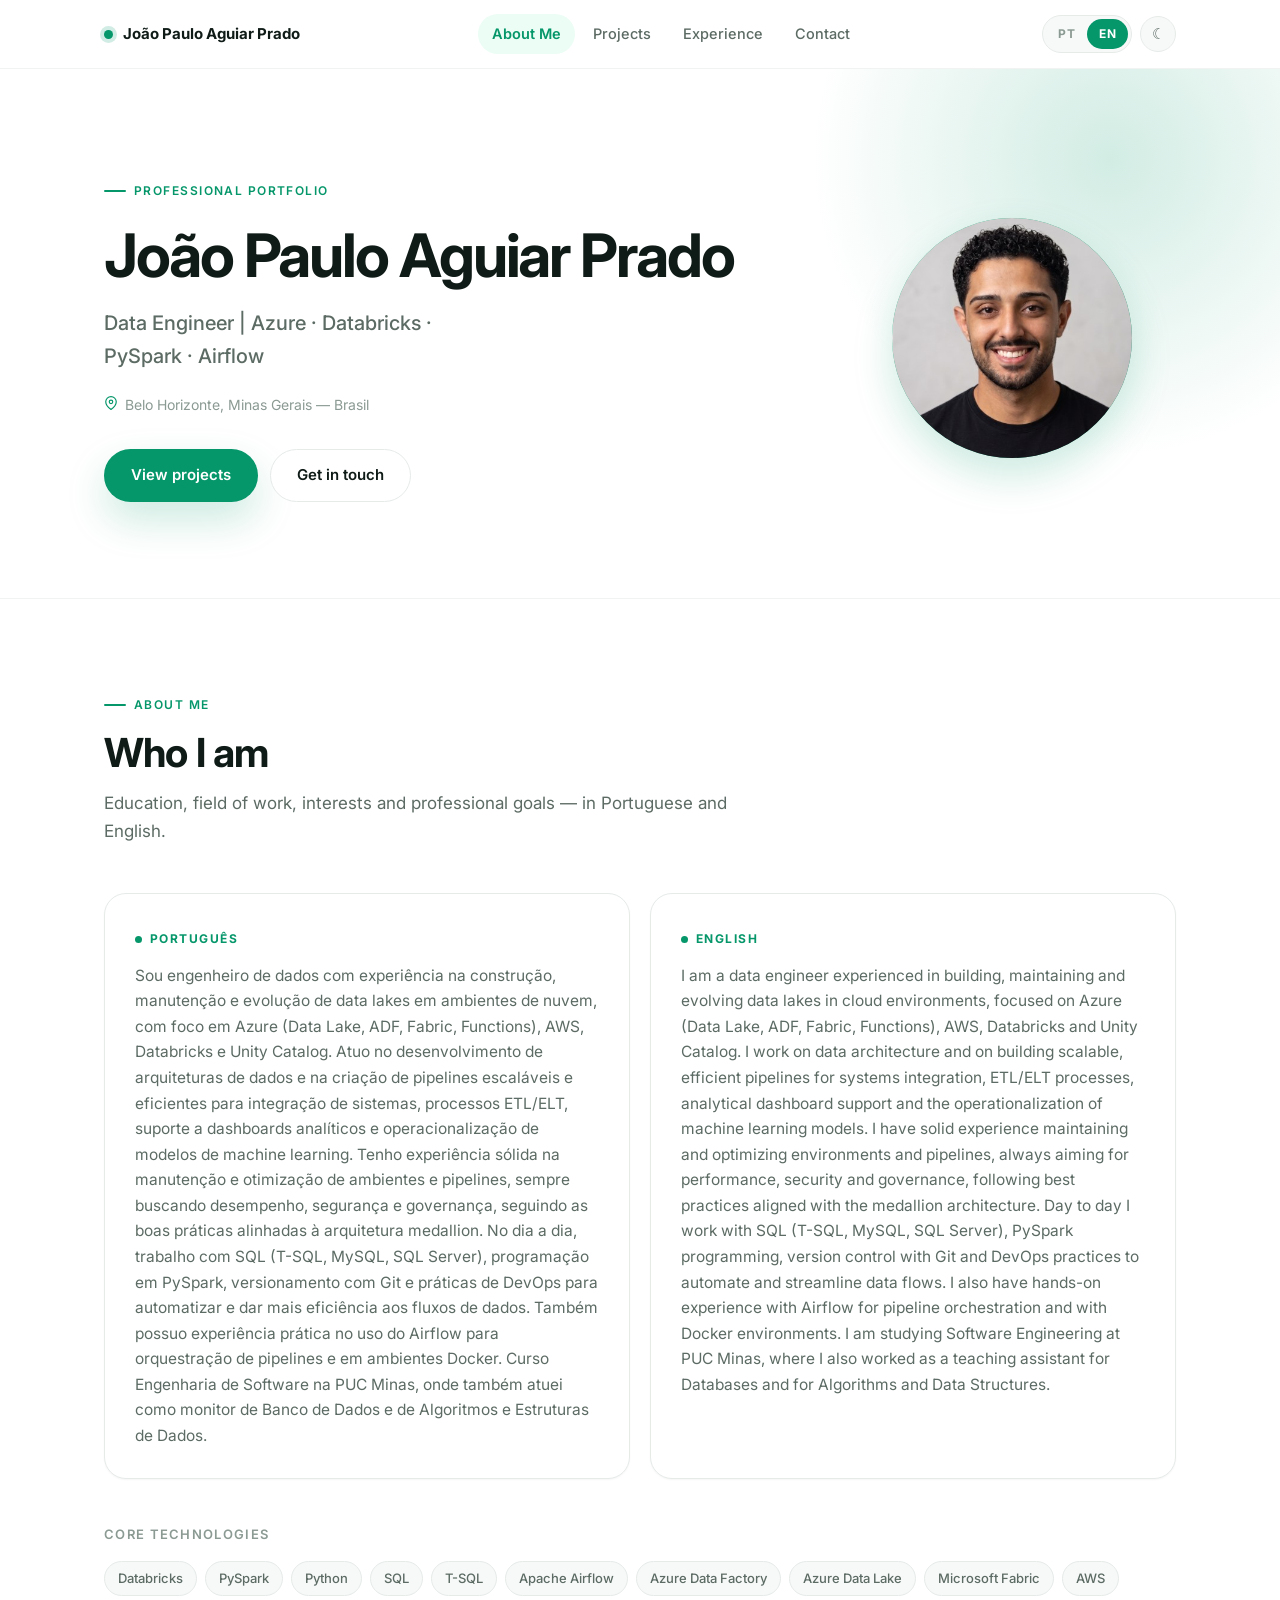
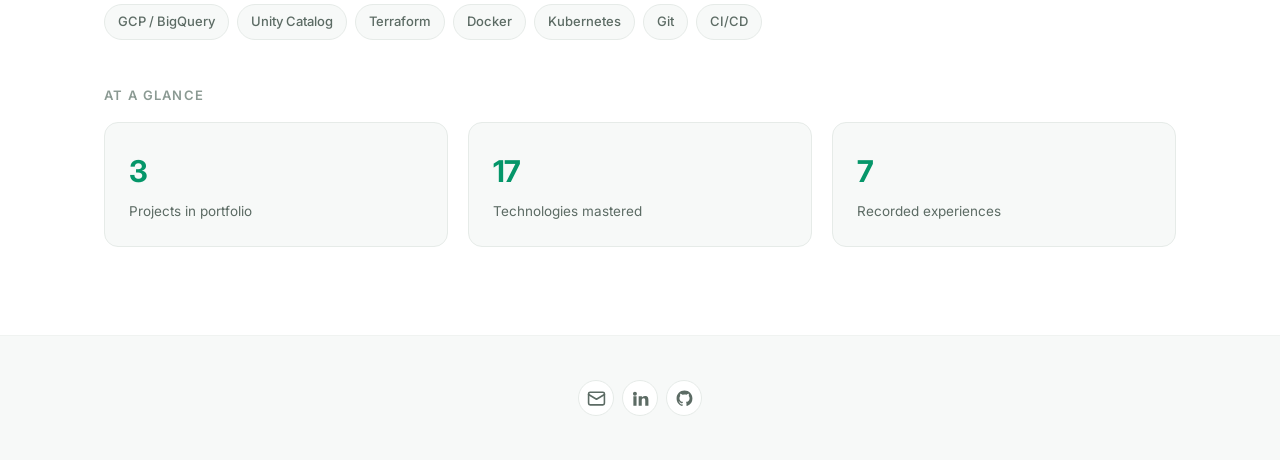
<file: index.html>
<!DOCTYPE html>
<html lang="pt-BR">
<head>
<meta charset="UTF-8">
<meta name="viewport" content="width=device-width, initial-scale=1.0">
<title>{{name}} — Portfólio</title>
<meta name="description" content="Portfólio profissional: formação, projetos, experiências e contato.">
<meta name="theme-color" content="#059669">
<link rel="icon" href="data:image/svg+xml,%3Csvg xmlns='http://www.w3.org/2000/svg' viewBox='0 0 100 100'%3E%3Ccircle cx='50' cy='50' r='44' fill='%23059669'/%3E%3C/svg%3E">
<link rel="preconnect" href="https://fonts.googleapis.com">
<link rel="preconnect" href="https://fonts.gstatic.com" crossorigin>
<link rel="stylesheet" href="https://fonts.googleapis.com/css2?family=Inter:wght@400;500;600;700&display=swap">
<link rel="stylesheet" href="css/style.css">
</head>
<body data-page="about">

<div id="site-header"></div>

<main>
  <!-- ================= Hero ================= -->
  <section class="hero">
    <div class="container hero-grid">
      <div>
        <span class="eyebrow" data-i18n="heroEyebrow"></span>
        <h1 data-profile="name"></h1>
        <p class="role" data-profile="role"></p>
        <p class="location">
          <span data-icon="pin" aria-hidden="true"></span>
          <span data-profile="location"></span>
        </p>
        <div class="btn-row">
          <a href="projetos.html" class="btn btn-primary" data-i18n="heroCta"></a>
          <a href="contato.html" class="btn btn-outline" data-i18n="heroCtaSecondary"></a>
        </div>
      </div>
      <div class="hero-photo-wrap">
        <div class="hero-photo" data-profile="photo"></div>
      </div>
    </div>
  </section>

  <!-- ================= Sobre Mim ================= -->
  <section class="section">
    <div class="container">
      <div class="section-head">
        <span class="eyebrow" data-i18n="aboutEyebrow"></span>
        <h2 data-i18n="aboutTitle"></h2>
        <p data-i18n="aboutSubtitle"></p>
      </div>

      <div class="about-langs">
        <article class="about-card reveal">
          <h3 data-i18n="aboutTitlePt"></h3>
          <p data-about="pt"></p>
        </article>
        <article class="about-card reveal">
          <h3 data-i18n="aboutTitleEn"></h3>
          <p data-about="en"></p>
        </article>
      </div>

      <h3 class="subhead" data-i18n="skillsTitle"></h3>
      <div class="chip-row" data-skills></div>

      <h3 class="subhead" data-i18n="statsTitle"></h3>
      <div class="stat-row" data-stats></div>
    </div>
  </section>
</main>

<div id="site-footer"></div>

<script src="js/data.js"></script>
<script src="js/i18n.js"></script>
<script src="js/components.js"></script>
<script src="js/main.js"></script>
</body>
</html>
</file>
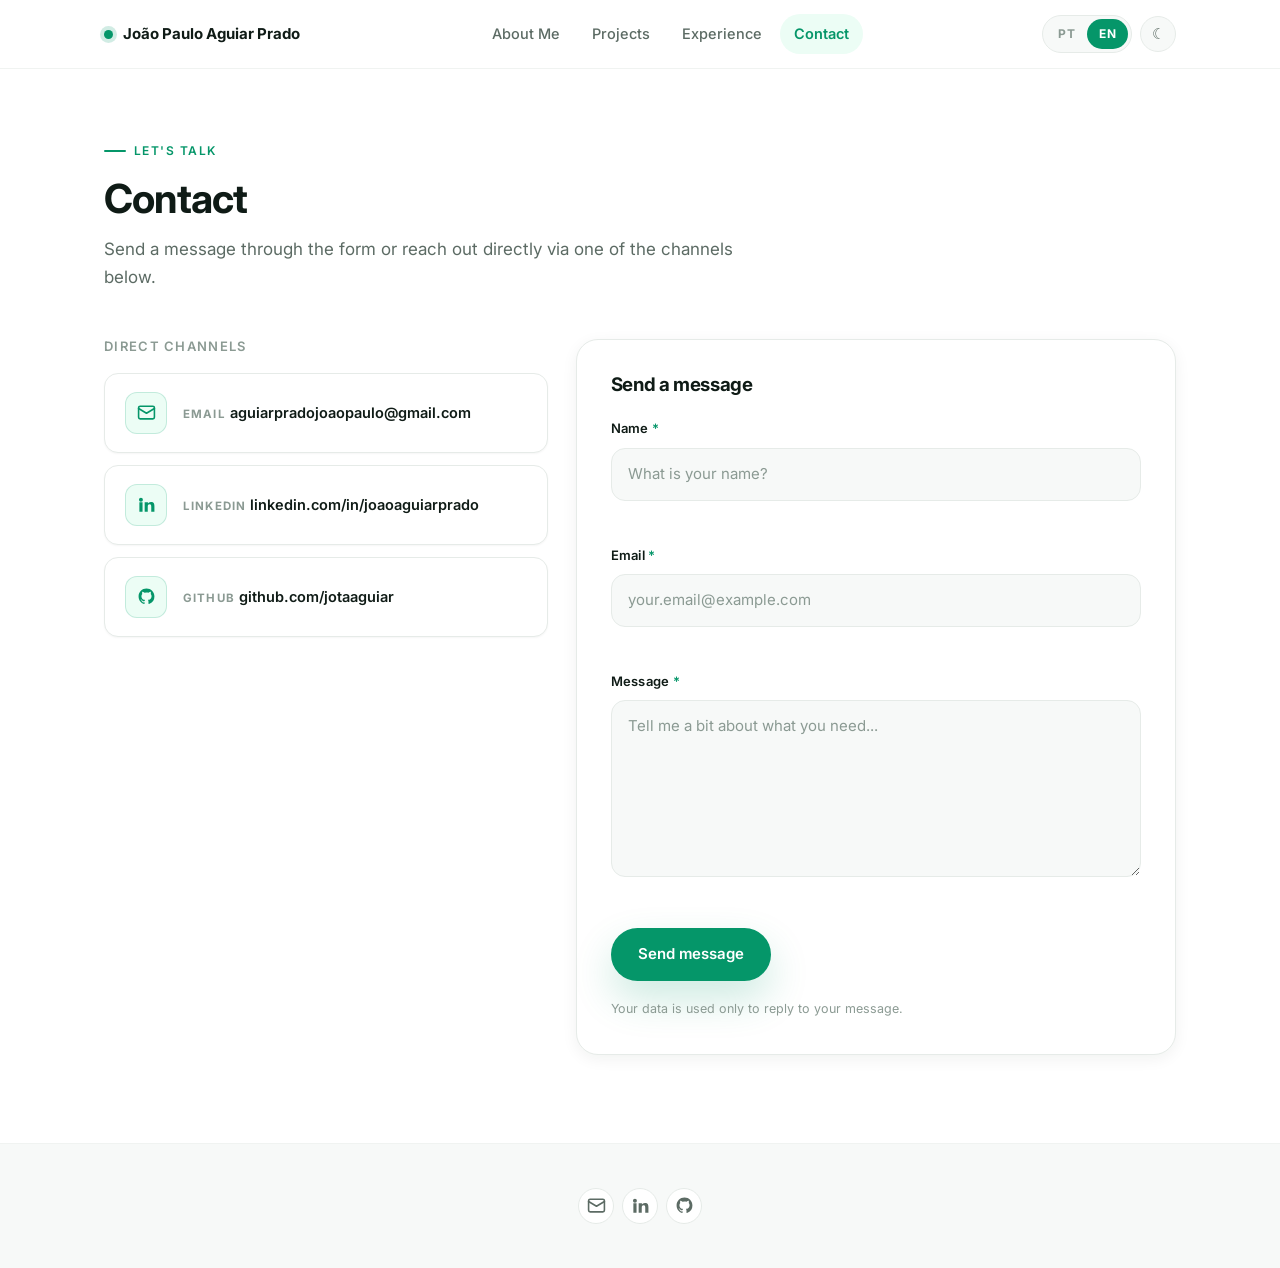
<file: contato.html>
<!DOCTYPE html>
<html lang="pt-BR">
<head>
<meta charset="UTF-8">
<meta name="viewport" content="width=device-width, initial-scale=1.0">
<title>Contato — {{name}}</title>
<meta name="description" content="Formulário de contato e canais diretos: e-mail, WhatsApp, LinkedIn e GitHub.">
<meta name="theme-color" content="#059669">
<link rel="icon" href="data:image/svg+xml,%3Csvg xmlns='http://www.w3.org/2000/svg' viewBox='0 0 100 100'%3E%3Ccircle cx='50' cy='50' r='44' fill='%23059669'/%3E%3C/svg%3E">
<link rel="preconnect" href="https://fonts.googleapis.com">
<link rel="preconnect" href="https://fonts.gstatic.com" crossorigin>
<link rel="stylesheet" href="https://fonts.googleapis.com/css2?family=Inter:wght@400;500;600;700&display=swap">
<link rel="stylesheet" href="css/style.css">
</head>
<body data-page="contact">

<div id="site-header"></div>

<main>
  <section class="section first">
    <div class="container">
      <div class="section-head">
        <span class="eyebrow" data-i18n="contactEyebrow"></span>
        <h2 data-i18n="contactTitle"></h2>
        <p data-i18n="contactSubtitle"></p>
      </div>

      <div class="contact-grid">
        <!-- Canais diretos (icones clicaveis) -->
        <div>
          <h3 class="subhead" style="margin-top:0" data-i18n="contactChannels"></h3>
          <div class="contact-channels" data-contact-channels></div>
        </div>

        <!-- Formulario com envio por e-mail -->
        <div class="contact-form-card reveal">
          <h3 data-i18n="contactFormTitle"></h3>

          <form id="contact-form" novalidate style="margin-top:22px">
            <div class="field">
              <label for="field-name">
                <span data-i18n="formName"></span> <span class="required">*</span>
              </label>
              <input type="text" id="field-name" name="name" autocomplete="name"
                     data-i18n-placeholder="formNamePlaceholder" required>
              <span class="field-error" id="error-name" role="alert"></span>
            </div>

            <div class="field">
              <label for="field-email">
                <span data-i18n="formEmail"></span> <span class="required">*</span>
              </label>
              <input type="email" id="field-email" name="email" autocomplete="email"
                     data-i18n-placeholder="formEmailPlaceholder" required>
              <span class="field-error" id="error-email" role="alert"></span>
            </div>

            <div class="field">
              <label for="field-message">
                <span data-i18n="formMessage"></span> <span class="required">*</span>
              </label>
              <textarea id="field-message" name="message" rows="6"
                        data-i18n-placeholder="formMessagePlaceholder" required></textarea>
              <span class="field-error" id="error-message" role="alert"></span>
            </div>

            <button type="submit" class="btn btn-primary" data-i18n="formSubmit"></button>
            <p class="form-status" id="form-status" role="status" aria-live="polite"></p>
            <p class="form-note" data-i18n="formNote"></p>
          </form>
        </div>
      </div>
    </div>
  </section>
</main>

<div id="site-footer"></div>

<script src="js/data.js"></script>
<script src="js/i18n.js"></script>
<script src="js/components.js"></script>
<script src="js/main.js"></script>
</body>
</html>
</file>
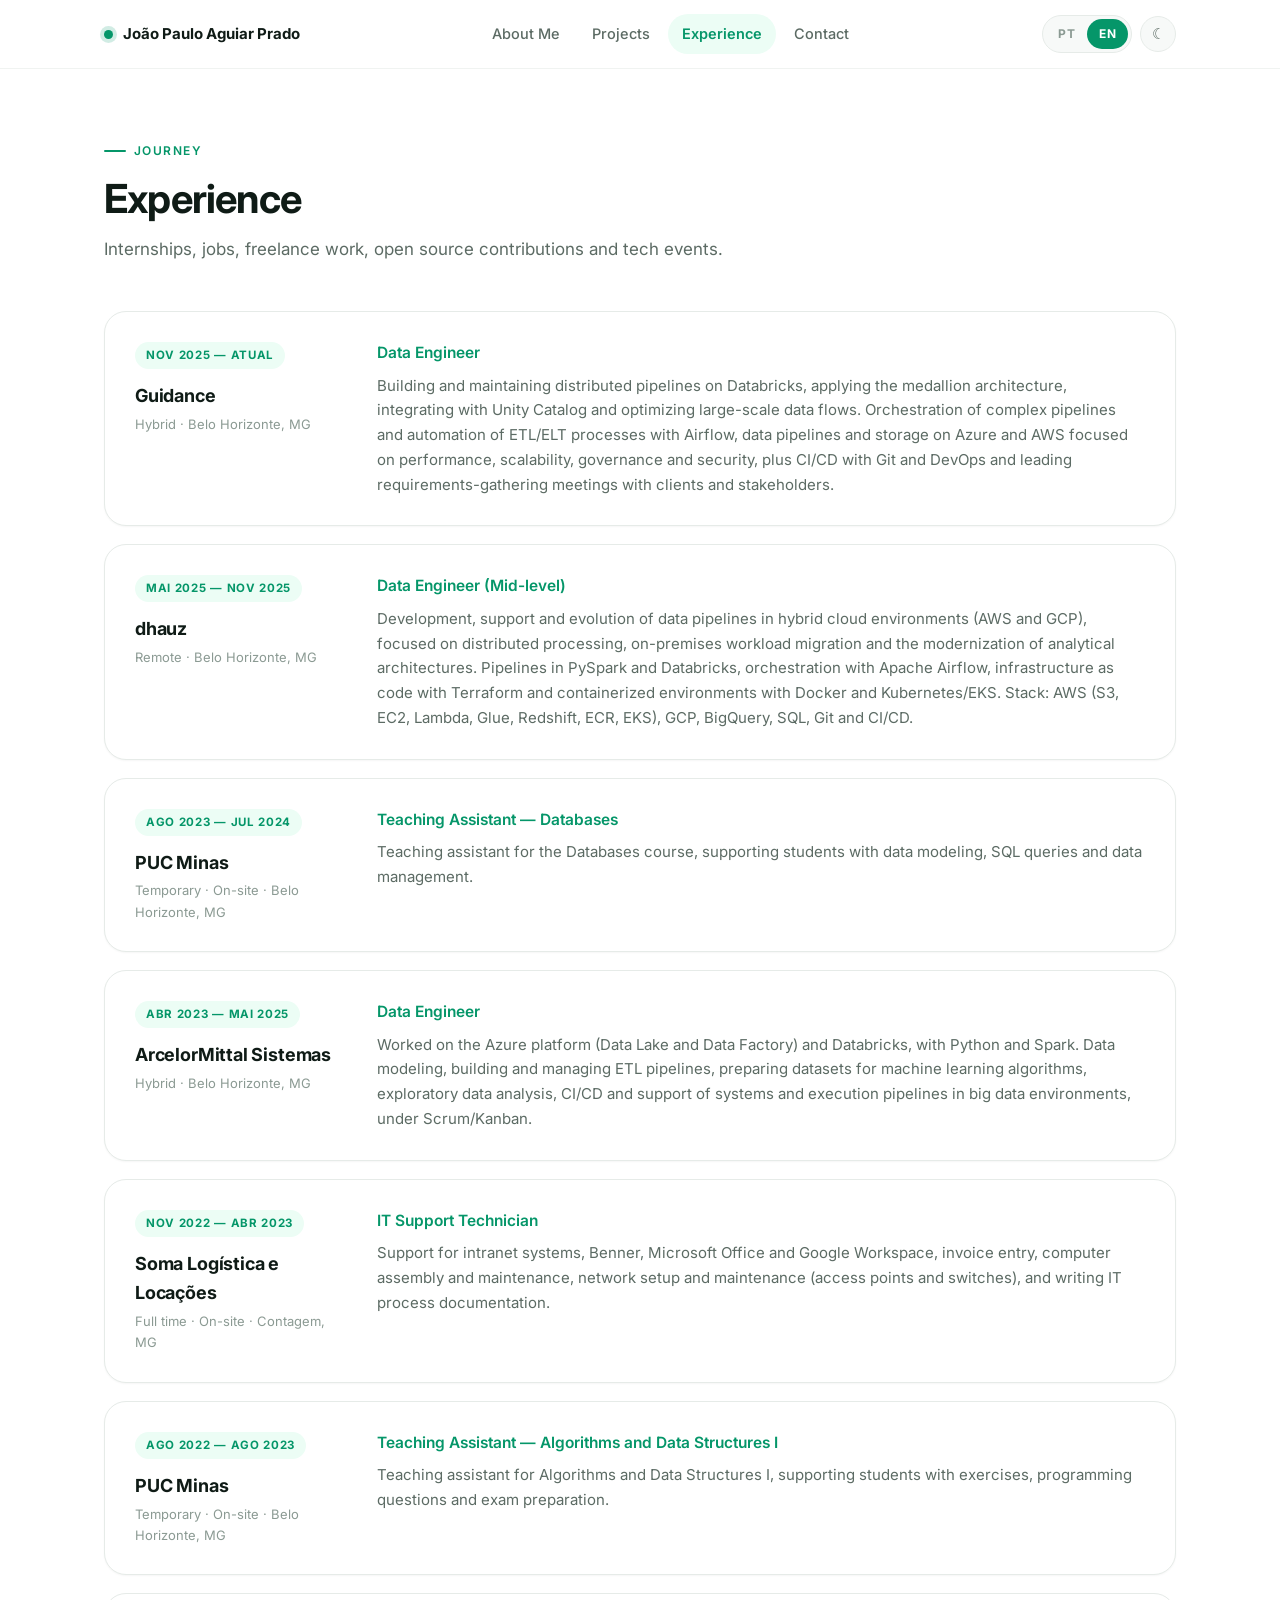
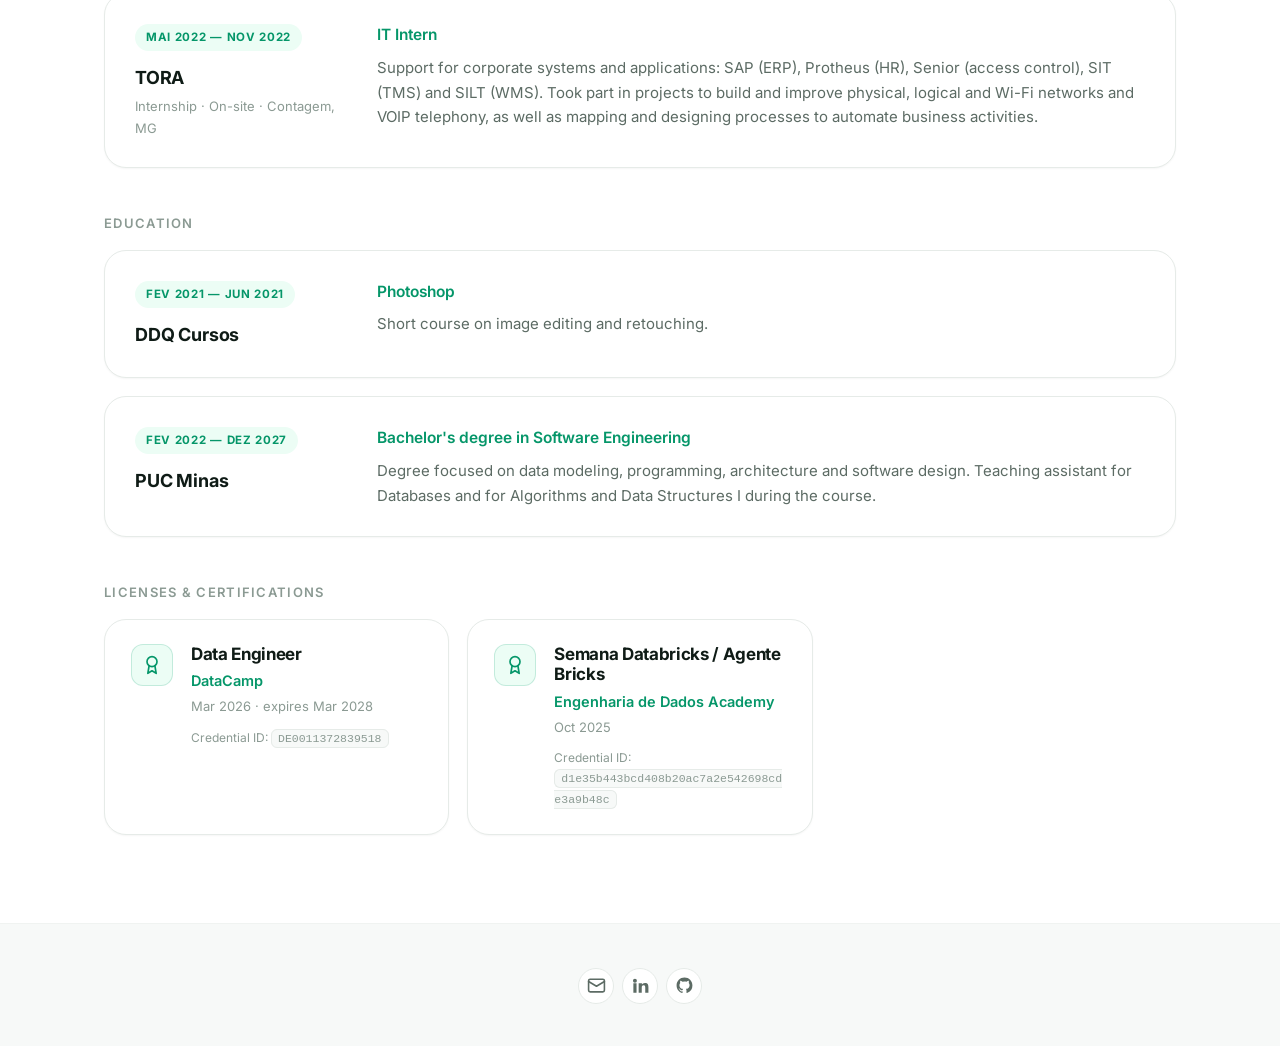
<file: experiencias.html>
<!DOCTYPE html>
<html lang="pt-BR">
<head>
<meta charset="UTF-8">
<meta name="viewport" content="width=device-width, initial-scale=1.0">
<title>Experiências — {{name}}</title>
<meta name="description" content="Experiências profissionais, estágios, freelas, projetos open source e eventos técnicos.">
<meta name="theme-color" content="#059669">
<link rel="icon" href="data:image/svg+xml,%3Csvg xmlns='http://www.w3.org/2000/svg' viewBox='0 0 100 100'%3E%3Ccircle cx='50' cy='50' r='44' fill='%23059669'/%3E%3C/svg%3E">
<link rel="preconnect" href="https://fonts.googleapis.com">
<link rel="preconnect" href="https://fonts.gstatic.com" crossorigin>
<link rel="stylesheet" href="https://fonts.googleapis.com/css2?family=Inter:wght@400;500;600;700&display=swap">
<link rel="stylesheet" href="css/style.css">
</head>
<body data-page="experience">

<div id="site-header"></div>

<main>
  <section class="section first">
    <div class="container">
      <div class="section-head">
        <span class="eyebrow" data-i18n="experienceEyebrow"></span>
        <h2 data-i18n="experienceTitle"></h2>
        <p data-i18n="experienceSubtitle"></p>
      </div>

      <div class="exp-list" data-experiences-list></div>

      <h3 class="subhead" data-i18n="educationTitle"></h3>
      <div class="exp-list" data-education-list></div>

      <h3 class="subhead" data-i18n="certificationsTitle"></h3>
      <div class="cert-grid" data-certifications-list></div>
    </div>
  </section>
</main>

<div id="site-footer"></div>

<script src="js/data.js"></script>
<script src="js/i18n.js"></script>
<script src="js/components.js"></script>
<script src="js/main.js"></script>
</body>
</html>
</file>
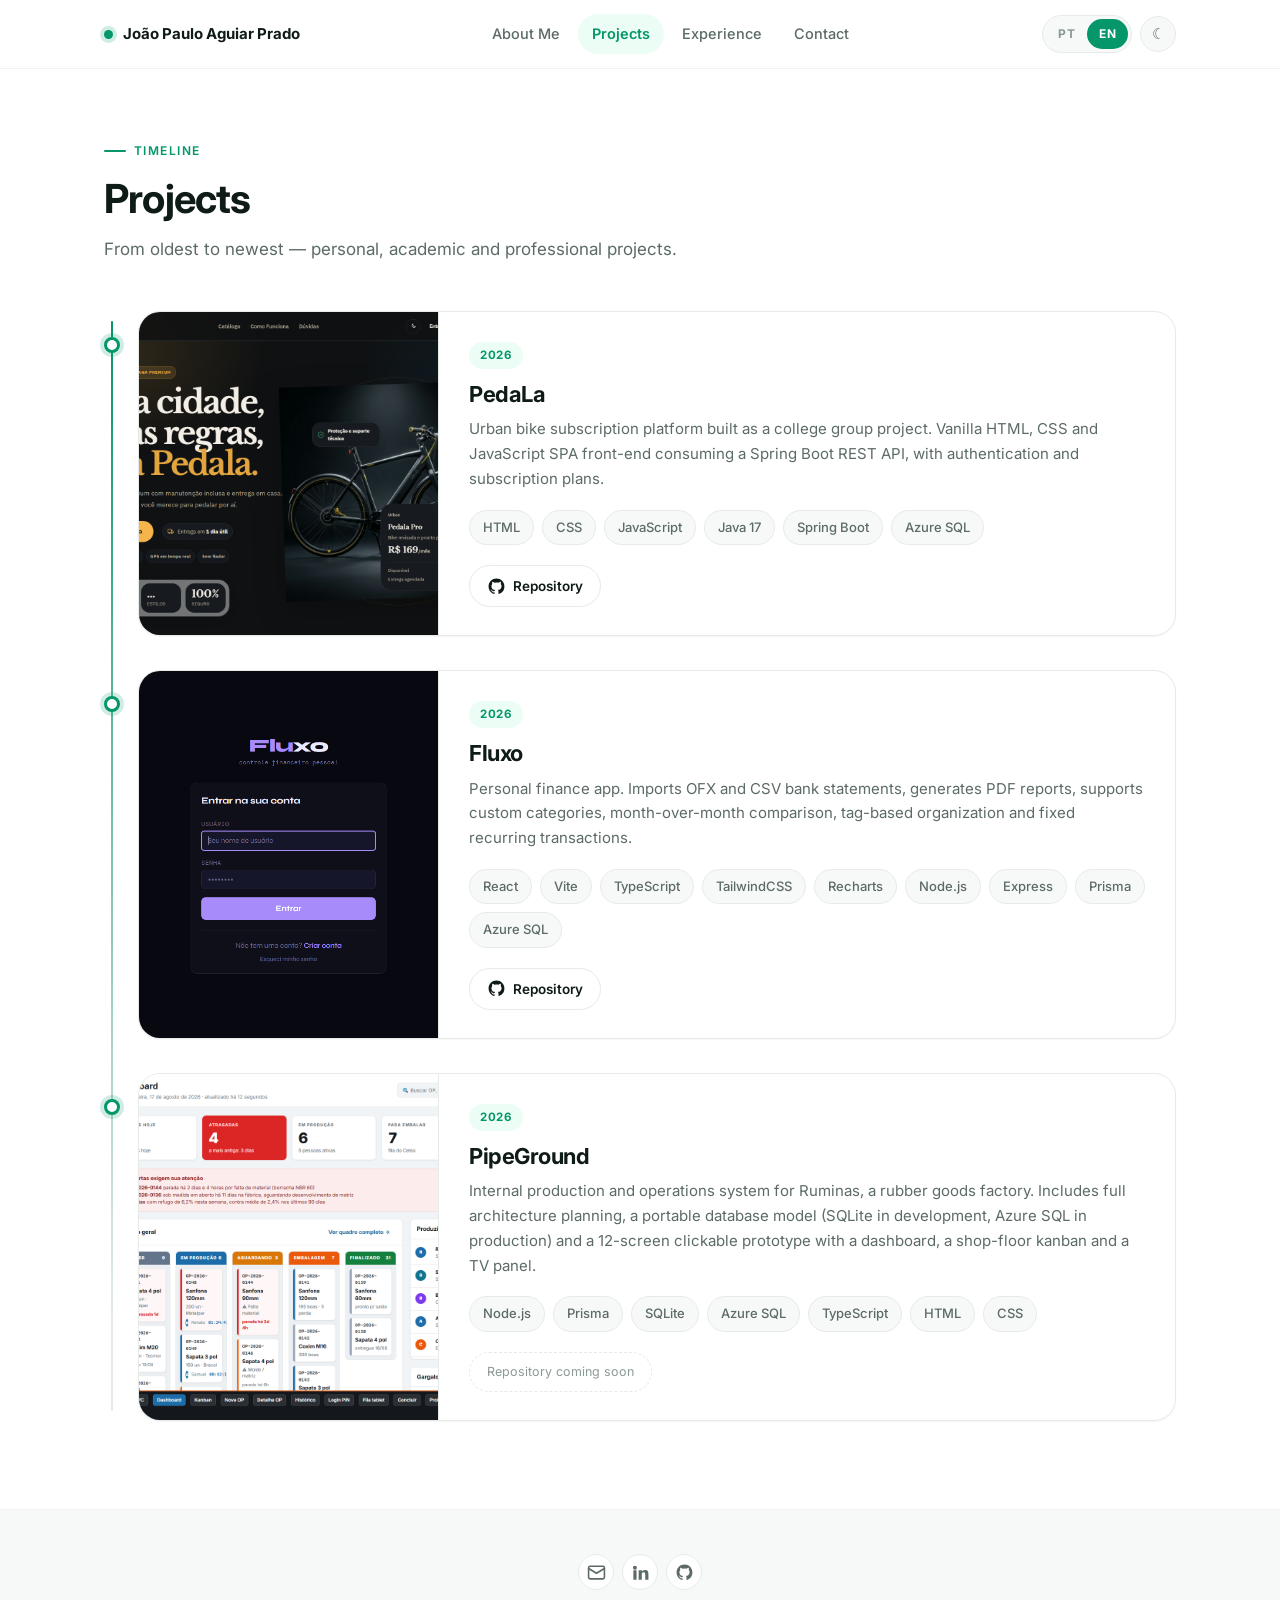
<file: projetos.html>
<!DOCTYPE html>
<html lang="pt-BR">
<head>
<meta charset="UTF-8">
<meta name="viewport" content="width=device-width, initial-scale=1.0">
<title>Projetos — {{name}}</title>
<meta name="description" content="Linha do tempo de projetos: nome, descrição, tecnologias, repositório e demonstração.">
<meta name="theme-color" content="#059669">
<link rel="icon" href="data:image/svg+xml,%3Csvg xmlns='http://www.w3.org/2000/svg' viewBox='0 0 100 100'%3E%3Ccircle cx='50' cy='50' r='44' fill='%23059669'/%3E%3C/svg%3E">
<link rel="preconnect" href="https://fonts.googleapis.com">
<link rel="preconnect" href="https://fonts.gstatic.com" crossorigin>
<link rel="stylesheet" href="https://fonts.googleapis.com/css2?family=Inter:wght@400;500;600;700&display=swap">
<link rel="stylesheet" href="css/style.css">
</head>
<body data-page="projects">

<div id="site-header"></div>

<main>
  <section class="section first">
    <div class="container">
      <div class="section-head">
        <span class="eyebrow" data-i18n="projectsEyebrow"></span>
        <h2 data-i18n="projectsTitle"></h2>
        <p data-i18n="projectsSubtitle"></p>
      </div>

      <div class="timeline" data-projects-list></div>
    </div>
  </section>
</main>

<div id="site-footer"></div>

<script src="js/data.js"></script>
<script src="js/i18n.js"></script>
<script src="js/components.js"></script>
<script src="js/main.js"></script>
</body>
</html>
</file>
<file: css/style.css>
/* =========================================================
   style.css — Design System do Portfolio
   Paleta principal: verde. Visual clean, minimalista e responsivo.
   Arquivo COMPARTILHADO entre os portfolios do grupo.
   ========================================================= */

/* ---------- 1. Tokens ---------- */
:root {
  /* Escala de verde (cor principal) */
  --green-50:  #ecfdf5;
  --green-100: #d1fae5;
  --green-200: #a7f3d0;
  --green-300: #6ee7b7;
  --green-400: #34d399;
  --green-500: #10b981;
  --green-600: #059669;
  --green-700: #047857;
  --green-800: #065f46;
  --green-900: #064e3b;

  /* Neutros */
  --bg:          #ffffff;
  --bg-soft:     #f7f9f8;
  --bg-elevated: #ffffff;
  --border:      #e6ebe8;
  --border-soft: #f0f3f1;
  --text:        #0f1b16;
  --text-muted:  #5c6b64;
  --text-faint:  #8b9a93;

  /* Semanticos */
  --accent:        var(--green-600);
  --accent-hover:  var(--green-700);
  --accent-soft:   var(--green-50);
  --accent-ring:   rgba(5, 150, 105, 0.18);
  --on-accent:     #ffffff;

  --danger:  #dc2626;
  --success: var(--green-600);

  /* Forma e profundidade */
  --radius-sm: 8px;
  --radius:    14px;
  --radius-lg: 22px;
  --radius-pill: 999px;

  --shadow-sm: 0 1px 2px rgba(15, 27, 22, 0.04);
  --shadow:    0 4px 16px rgba(15, 27, 22, 0.06);
  --shadow-lg: 0 18px 44px rgba(15, 27, 22, 0.10);
  --shadow-accent: 0 18px 40px rgba(5, 150, 105, 0.20);

  /* Tipografia */
  --font: 'Inter', -apple-system, BlinkMacSystemFont, 'Segoe UI', Roboto, Helvetica, Arial, sans-serif;
  --font-mono: 'JetBrains Mono', ui-monospace, SFMono-Regular, Menlo, Consolas, monospace;

  /* Layout */
  --container: 1120px;
  --header-h: 68px;
  --transition: 180ms cubic-bezier(0.4, 0, 0.2, 1);
}

[data-theme="dark"] {
  --bg:          #0b1210;
  --bg-soft:     #0f1a16;
  --bg-elevated: #121e19;
  --border:      #1e2f28;
  --border-soft: #172520;
  --text:        #e8f2ed;
  --text-muted:  #9db0a7;
  --text-faint:  #6f857b;

  --accent:       var(--green-400);
  --accent-hover: var(--green-300);
  --accent-soft:  rgba(52, 211, 153, 0.10);
  --accent-ring:  rgba(52, 211, 153, 0.22);
  --on-accent:    #06211a;

  --danger:  #f87171;
  --success: var(--green-400);

  --shadow-sm: 0 1px 2px rgba(0, 0, 0, 0.4);
  --shadow:    0 4px 18px rgba(0, 0, 0, 0.35);
  --shadow-lg: 0 18px 44px rgba(0, 0, 0, 0.45);
  --shadow-accent: 0 18px 40px rgba(52, 211, 153, 0.14);
}

/* ---------- 2. Reset ---------- */
*, *::before, *::after { box-sizing: border-box; }

html { scroll-behavior: smooth; -webkit-text-size-adjust: 100%; }

body {
  margin: 0;
  font-family: var(--font);
  font-size: 16px;
  line-height: 1.65;
  color: var(--text);
  background: var(--bg);
  -webkit-font-smoothing: antialiased;
  text-rendering: optimizeLegibility;
}

img { max-width: 100%; display: block; }
a { color: inherit; text-decoration: none; }
button, input, textarea { font: inherit; color: inherit; }
button { cursor: pointer; background: none; border: none; }
ul { list-style: none; margin: 0; padding: 0; }

h1, h2, h3, h4 {
  margin: 0;
  line-height: 1.2;
  letter-spacing: -0.02em;
  font-weight: 700;
  overflow-wrap: break-word;
}
p { margin: 0; }

:focus-visible {
  outline: 2px solid var(--accent);
  outline-offset: 3px;
  border-radius: 4px;
}

::selection { background: var(--accent); color: var(--on-accent); }

/* Necessario porque .exp-list/.cert-grid definem display explicito,
   que sobrescreveria o atributo [hidden]. */
[hidden] { display: none !important; }

/* ---------- 3. Utilitarios ---------- */
.container {
  width: 100%;
  max-width: var(--container);
  margin: 0 auto;
  padding: 0 24px;
}

.eyebrow {
  display: inline-flex;
  align-items: center;
  gap: 8px;
  font-size: 12px;
  font-weight: 600;
  letter-spacing: 0.12em;
  text-transform: uppercase;
  color: var(--accent);
}
.eyebrow::before {
  content: '';
  width: 22px;
  height: 2px;
  border-radius: 2px;
  background: var(--accent);
}

.section { padding: 88px 0; border-top: 1px solid var(--border-soft); }
.section.alt { background: var(--bg-soft); }
.section.first { border-top: none; padding-top: 64px; }

.section-head { max-width: 660px; margin-bottom: 48px; }
.section-head h2 { font-size: clamp(28px, 4vw, 40px); margin: 14px 0 12px; }
.section-head p { color: var(--text-muted); font-size: 17px; }

.subhead {
  font-size: 13px;
  font-weight: 600;
  letter-spacing: 0.1em;
  text-transform: uppercase;
  color: var(--text-faint);
  margin: 48px 0 18px;
}

/* Chips de tecnologia */
.chip-row { display: flex; flex-wrap: wrap; gap: 8px; }

.chip {
  display: inline-flex;
  align-items: center;
  padding: 6px 13px;
  font-size: 13px;
  font-weight: 500;
  color: var(--text-muted);
  background: var(--bg-soft);
  border: 1px solid var(--border);
  border-radius: var(--radius-pill);
  transition: color var(--transition), border-color var(--transition), background var(--transition);
}
.chip:hover {
  color: var(--accent);
  border-color: var(--accent);
  background: var(--accent-soft);
}

/* Botoes */
.btn {
  display: inline-flex;
  align-items: center;
  justify-content: center;
  gap: 9px;
  padding: 13px 26px;
  font-size: 15px;
  font-weight: 600;
  border-radius: var(--radius-pill);
  border: 1px solid transparent;
  transition: transform var(--transition), background var(--transition),
              border-color var(--transition), color var(--transition), box-shadow var(--transition);
}
.btn:hover { transform: translateY(-2px); }
.btn:active { transform: translateY(0); }

.btn-primary {
  background: var(--accent);
  color: var(--on-accent);
  box-shadow: var(--shadow-accent);
}
.btn-primary:hover { background: var(--accent-hover); }

.btn-outline {
  border-color: var(--border);
  color: var(--text);
  background: var(--bg-elevated);
}
.btn-outline:hover { border-color: var(--accent); color: var(--accent); }

.btn-row { display: flex; flex-wrap: wrap; gap: 12px; margin-top: 32px; }

/* ---------- 4. Cabecalho e navegacao ---------- */
.site-header {
  position: sticky;
  top: 0;
  z-index: 50;
  background: var(--bg);
  border-bottom: 1px solid var(--border-soft);
}

@supports (backdrop-filter: blur(1px)) {
  .site-header {
    background: color-mix(in srgb, var(--bg) 82%, transparent);
    backdrop-filter: saturate(180%) blur(14px);
    -webkit-backdrop-filter: saturate(180%) blur(14px);
  }
}

.nav {
  position: relative;
  max-width: var(--container);
  margin: 0 auto;
  padding: 0 24px;
  height: var(--header-h);
  display: flex;
  align-items: center;
  justify-content: space-between;
  gap: 20px;
}

/* min-width:0 + ellipsis: sem isso um nome longo nao encolhe e
   empurra os controles do cabecalho para fora da tela no mobile. */
.nav-brand {
  display: inline-flex;
  align-items: center;
  gap: 10px;
  min-width: 0;
  font-weight: 700;
  font-size: 15px;
  letter-spacing: -0.01em;
}
.nav-brand span:not(.dot) {
  overflow: hidden;
  white-space: nowrap;
  text-overflow: ellipsis;
}
.nav-brand .dot {
  width: 9px;
  height: 9px;
  border-radius: 50%;
  background: var(--accent);
  box-shadow: 0 0 0 4px var(--accent-ring);
  flex: none;
}

.nav-links { display: flex; align-items: center; gap: 4px; }

.nav-links a {
  position: relative;
  display: block;
  padding: 8px 14px;
  font-size: 14.5px;
  font-weight: 500;
  color: var(--text-muted);
  border-radius: var(--radius-pill);
  transition: color var(--transition), background var(--transition);
}
.nav-links a:hover { color: var(--text); background: var(--bg-soft); }
.nav-links a[aria-current="page"] {
  color: var(--accent);
  background: var(--accent-soft);
  font-weight: 600;
}

.nav-controls { display: flex; align-items: center; gap: 8px; flex: none; }

.lang-switch {
  display: inline-flex;
  padding: 3px;
  background: var(--bg-soft);
  border: 1px solid var(--border);
  border-radius: var(--radius-pill);
}
.lang-btn {
  padding: 5px 12px;
  font-size: 12px;
  font-weight: 700;
  letter-spacing: 0.04em;
  color: var(--text-faint);
  border-radius: var(--radius-pill);
  transition: color var(--transition), background var(--transition);
}
.lang-btn:hover { color: var(--text); }
.lang-btn.active { color: var(--on-accent); background: var(--accent); }

.icon-btn {
  display: inline-flex;
  align-items: center;
  justify-content: center;
  width: 36px;
  height: 36px;
  border: 1px solid var(--border);
  border-radius: 50%;
  background: var(--bg-soft);
  color: var(--text-muted);
  font-size: 15px;
  transition: color var(--transition), border-color var(--transition), background var(--transition);
}
.icon-btn:hover { color: var(--accent); border-color: var(--accent); background: var(--accent-soft); }

.nav-toggle {
  display: none;
  width: 36px;
  height: 36px;
  align-items: center;
  justify-content: center;
  border: 1px solid var(--border);
  border-radius: 50%;
  background: var(--bg-soft);
  color: var(--text);
  font-size: 15px;
}

/* ---------- 5. Hero ---------- */
.hero {
  position: relative;
  padding: 104px 0 96px;
  overflow: hidden;
}
.hero::before {
  content: '';
  position: absolute;
  top: -220px;
  right: -140px;
  width: 620px;
  height: 620px;
  border-radius: 50%;
  background: radial-gradient(circle, var(--accent-ring) 0%, transparent 68%);
  pointer-events: none;
}

.hero-grid {
  position: relative;
  display: grid;
  grid-template-columns: 1.35fr 0.65fr;
  gap: 64px;
  align-items: center;
}

.hero h1 {
  font-size: clamp(38px, 6vw, 60px);
  margin: 18px 0 0;
  letter-spacing: -0.035em;
}

.hero .role {
  margin-top: 16px;
  font-size: clamp(17px, 2.2vw, 20px);
  font-weight: 500;
  color: var(--text-muted);
  max-width: 30ch;
}

.hero .location {
  display: inline-flex;
  align-items: center;
  gap: 7px;
  margin-top: 20px;
  font-size: 14px;
  color: var(--text-faint);
}
.hero .location svg { color: var(--accent); flex: none; }

.hero-photo-wrap { display: flex; justify-content: center; }

.hero-photo {
  position: relative;
  width: 240px;
  height: 240px;
  border-radius: 50%;
  display: grid;
  place-items: center;
  font-size: 68px;
  font-weight: 700;
  letter-spacing: -0.03em;
  color: var(--on-accent);
  background: linear-gradient(140deg, var(--green-400), var(--green-600) 55%, var(--green-700));
  box-shadow: var(--shadow-accent);
  overflow: hidden;
}
.hero-photo img { width: 100%; height: 100%; object-fit: cover; }
.hero-photo::after {
  content: '';
  position: absolute;
  inset: -12px;
  border-radius: 50%;
  border: 1px solid var(--accent-ring);
  pointer-events: none;
}

/* ---------- 6. Sobre Mim ---------- */
.about-langs {
  display: grid;
  grid-template-columns: repeat(2, 1fr);
  gap: 20px;
}

.about-card {
  padding: 30px;
  background: var(--bg-elevated);
  border: 1px solid var(--border);
  border-radius: var(--radius-lg);
  box-shadow: var(--shadow-sm);
  transition: border-color var(--transition), box-shadow var(--transition), transform var(--transition);
}
.about-card:hover {
  border-color: var(--accent);
  box-shadow: var(--shadow);
  transform: translateY(-3px);
}
.about-card h3 {
  display: inline-flex;
  align-items: center;
  gap: 8px;
  font-size: 12px;
  font-weight: 700;
  letter-spacing: 0.12em;
  text-transform: uppercase;
  color: var(--accent);
  margin-bottom: 16px;
}
.about-card h3::before {
  content: '';
  width: 7px;
  height: 7px;
  border-radius: 50%;
  background: var(--accent);
}
.about-card p { color: var(--text-muted); font-size: 15.5px; }

/* Cartoes de destaque */
.stat-row {
  display: grid;
  grid-template-columns: repeat(3, 1fr);
  gap: 20px;
}
.stat {
  padding: 24px;
  background: var(--bg-soft);
  border: 1px solid var(--border);
  border-radius: var(--radius);
}
.stat-value { font-size: 30px; font-weight: 700; color: var(--accent); letter-spacing: -0.03em; }
.stat-label { font-size: 13.5px; color: var(--text-muted); margin-top: 4px; }

/* ---------- 7. Linha do tempo de projetos ---------- */
.timeline { position: relative; padding-left: 34px; }
.timeline::before {
  content: '';
  position: absolute;
  left: 7px;
  top: 10px;
  bottom: 10px;
  width: 2px;
  border-radius: 2px;
  background: linear-gradient(to bottom, var(--accent), var(--border) 92%);
}

.timeline-item { position: relative; margin-bottom: 34px; }
.timeline-item:last-child { margin-bottom: 0; }
.timeline-item::before {
  content: '';
  position: absolute;
  left: -34px;
  top: 26px;
  width: 16px;
  height: 16px;
  border-radius: 50%;
  background: var(--bg);
  border: 3px solid var(--accent);
  box-shadow: 0 0 0 4px var(--accent-ring);
}

.project-card {
  display: grid;
  grid-template-columns: 300px 1fr;
  background: var(--bg-elevated);
  border: 1px solid var(--border);
  border-radius: var(--radius-lg);
  overflow: hidden;
  box-shadow: var(--shadow-sm);
  transition: border-color var(--transition), box-shadow var(--transition), transform var(--transition);
}
.project-card:hover {
  border-color: var(--accent);
  box-shadow: var(--shadow-lg);
  transform: translateY(-3px);
}

.project-media {
  position: relative;
  min-height: 200px;
  display: grid;
  place-items: center;
  padding: 20px;
  text-align: center;
  font-size: 12.5px;
  color: var(--text-faint);
  background:
    linear-gradient(135deg, var(--accent-soft), transparent 70%),
    repeating-linear-gradient(45deg, var(--border-soft) 0 10px, transparent 10px 20px);
  border-right: 1px solid var(--border);
}
.project-media img { width: 100%; height: 100%; object-fit: cover; position: absolute; inset: 0; }

.project-body { padding: 28px 30px; }

.project-period {
  display: inline-flex;
  align-items: center;
  padding: 4px 11px;
  font-size: 11.5px;
  font-weight: 700;
  letter-spacing: 0.06em;
  text-transform: uppercase;
  color: var(--accent);
  background: var(--accent-soft);
  border-radius: var(--radius-pill);
}
.project-body h3 { font-size: 22px; margin: 12px 0 10px; }
.project-body > p { color: var(--text-muted); font-size: 15px; margin-bottom: 18px; }
.project-body .chip-row { margin-bottom: 20px; }

.project-links { display: flex; flex-wrap: wrap; gap: 10px; }
.project-links a {
  display: inline-flex;
  align-items: center;
  gap: 7px;
  padding: 9px 17px;
  font-size: 13.5px;
  font-weight: 600;
  color: var(--text);
  border: 1px solid var(--border);
  border-radius: var(--radius-pill);
  transition: color var(--transition), border-color var(--transition), background var(--transition);
}
.project-links a:hover { color: var(--on-accent); background: var(--accent); border-color: var(--accent); }
.project-links a svg { flex: none; }

.placeholder-note {
  display: inline-flex;
  align-items: center;
  padding: 9px 17px;
  font-size: 12.5px;
  color: var(--text-faint);
  border: 1px dashed var(--border);
  border-radius: var(--radius-pill);
}

/* ---------- 8. Experiencias ---------- */
.exp-list { display: flex; flex-direction: column; gap: 18px; }

.exp-card {
  display: grid;
  grid-template-columns: 210px 1fr;
  gap: 32px;
  padding: 28px 30px;
  background: var(--bg-elevated);
  border: 1px solid var(--border);
  border-radius: var(--radius-lg);
  box-shadow: var(--shadow-sm);
  transition: border-color var(--transition), box-shadow var(--transition), transform var(--transition);
}
.exp-card:hover {
  border-color: var(--accent);
  box-shadow: var(--shadow);
  transform: translateY(-3px);
}

.exp-period {
  display: inline-flex;
  align-items: center;
  padding: 4px 11px;
  font-size: 11.5px;
  font-weight: 700;
  letter-spacing: 0.06em;
  text-transform: uppercase;
  color: var(--accent);
  background: var(--accent-soft);
  border-radius: var(--radius-pill);
}
.exp-org { font-size: 18px; font-weight: 700; margin-top: 12px; letter-spacing: -0.01em; }
.exp-type { font-size: 13px; color: var(--text-faint); margin-top: 3px; }
.exp-role { font-size: 15.5px; font-weight: 600; color: var(--accent); margin-bottom: 8px; }
.exp-card p { color: var(--text-muted); font-size: 15px; }

/* Certificacoes */
.cert-grid {
  display: grid;
  grid-template-columns: repeat(auto-fill, minmax(320px, 1fr));
  gap: 18px;
}

.cert-card {
  display: flex;
  gap: 18px;
  padding: 24px 26px;
  background: var(--bg-elevated);
  border: 1px solid var(--border);
  border-radius: var(--radius-lg);
  box-shadow: var(--shadow-sm);
  transition: border-color var(--transition), box-shadow var(--transition), transform var(--transition);
}
.cert-card:hover {
  border-color: var(--accent);
  box-shadow: var(--shadow);
  transform: translateY(-3px);
}

.cert-icon {
  display: grid;
  place-items: center;
  width: 42px;
  height: 42px;
  flex: none;
  border-radius: 12px;
  color: var(--accent);
  background: var(--accent-soft);
  border: 1px solid var(--accent-ring);
}
.cert-body { min-width: 0; }
.cert-body h3 { font-size: 17px; margin-bottom: 5px; }
.cert-issuer { font-size: 14.5px; font-weight: 600; color: var(--accent); }
.cert-date { font-size: 13px; color: var(--text-faint); margin-top: 3px; }
.cert-id { font-size: 12px; color: var(--text-faint); margin-top: 10px; }
.cert-id code {
  font-family: var(--font-mono);
  font-size: 11.5px;
  padding: 2px 6px;
  border-radius: 6px;
  background: var(--bg-soft);
  border: 1px solid var(--border);
  overflow-wrap: anywhere;
}
.cert-card .project-links { margin-top: 14px; }

/* ---------- 9. Contato ---------- */
.contact-grid {
  display: grid;
  grid-template-columns: 0.85fr 1.15fr;
  gap: 28px;
  align-items: start;
}

.contact-channels { display: flex; flex-direction: column; gap: 12px; }

.contact-icon-link {
  display: flex;
  align-items: center;
  gap: 16px;
  padding: 18px 20px;
  background: var(--bg-elevated);
  border: 1px solid var(--border);
  border-radius: var(--radius);
  box-shadow: var(--shadow-sm);
  transition: border-color var(--transition), box-shadow var(--transition), transform var(--transition);
}
.contact-icon-link:hover {
  border-color: var(--accent);
  box-shadow: var(--shadow);
  transform: translateX(4px);
}
.contact-icon-link[data-disabled="true"] { opacity: 0.45; pointer-events: none; }

.contact-icon {
  display: grid;
  place-items: center;
  width: 42px;
  height: 42px;
  flex: none;
  border-radius: 12px;
  color: var(--accent);
  background: var(--accent-soft);
  border: 1px solid var(--accent-ring);
}
.contact-meta { min-width: 0; }
.contact-label { font-size: 11.5px; font-weight: 700; letter-spacing: 0.1em; text-transform: uppercase; color: var(--text-faint); }
.contact-value { font-size: 14.5px; font-weight: 600; overflow-wrap: anywhere; }

.contact-form-card {
  padding: 34px;
  background: var(--bg-elevated);
  border: 1px solid var(--border);
  border-radius: var(--radius-lg);
  box-shadow: var(--shadow);
}

.field { margin-bottom: 20px; }
.field label {
  display: block;
  font-size: 13px;
  font-weight: 600;
  letter-spacing: 0.02em;
  margin-bottom: 8px;
  color: var(--text);
}
.field .required { color: var(--accent); }

.field input,
.field textarea {
  width: 100%;
  padding: 13px 16px;
  background: var(--bg-soft);
  border: 1px solid var(--border);
  border-radius: var(--radius);
  font-size: 15px;
  transition: border-color var(--transition), box-shadow var(--transition), background var(--transition);
}
.field input::placeholder,
.field textarea::placeholder { color: var(--text-faint); }
.field input:focus,
.field textarea:focus {
  outline: none;
  background: var(--bg-elevated);
  border-color: var(--accent);
  box-shadow: 0 0 0 4px var(--accent-ring);
}
.field textarea { resize: vertical; min-height: 148px; }
.field[data-invalid="true"] input,
.field[data-invalid="true"] textarea { border-color: var(--danger); }

.field-error {
  display: block;
  min-height: 18px;
  margin-top: 6px;
  font-size: 12.5px;
  color: var(--danger);
}

.form-status { margin-top: 16px; font-size: 14px; border-radius: var(--radius); }
.form-status.success,
.form-status.error { padding: 13px 16px; border: 1px solid; }
.form-status.success { color: var(--success); background: var(--accent-soft); border-color: var(--accent-ring); }
.form-status.error { color: var(--danger); background: rgba(220, 38, 38, 0.07); border-color: rgba(220, 38, 38, 0.24); }

.form-note { margin-top: 18px; font-size: 12.5px; color: var(--text-faint); }

/* ---------- 10. Rodape ---------- */
.site-footer {
  padding: 44px 0;
  border-top: 1px solid var(--border-soft);
  background: var(--bg-soft);
}
.footer-inner {
  display: flex;
  flex-wrap: wrap;
  align-items: center;
  justify-content: center;
  gap: 16px;
}
.site-footer p { font-size: 13.5px; color: var(--text-faint); }
.footer-social { display: flex; gap: 8px; }
.footer-social a {
  display: grid;
  place-items: center;
  width: 36px;
  height: 36px;
  border: 1px solid var(--border);
  border-radius: 50%;
  color: var(--text-muted);
  background: var(--bg-elevated);
  transition: color var(--transition), border-color var(--transition), background var(--transition);
}
.footer-social a:hover { color: var(--accent); border-color: var(--accent); background: var(--accent-soft); }

/* ---------- 11. Animacao de entrada ----------
   Visivel por padrao. O estado inicial escondido so vale depois
   que o JS marca <html> com .reveal-ready, entao uma falha de
   script nunca deixa a pagina em branco.
   ------------------------------------------------------------ */
.reveal { transition: opacity 520ms ease, transform 520ms ease; }

.reveal-ready .reveal:not(.visible) {
  opacity: 0;
  transform: translateY(18px);
}

/* ---------- 12. Responsivo ---------- */
@media (max-width: 980px) {
  .hero-grid { grid-template-columns: 1fr; gap: 44px; text-align: center; }
  .hero .role { max-width: none; margin-inline: auto; }
  .btn-row { justify-content: center; }
  .hero-photo-wrap { order: -1; }
  .contact-grid { grid-template-columns: 1fr; }
  .project-card { grid-template-columns: 1fr; }
  .project-media { min-height: 180px; border-right: none; border-bottom: 1px solid var(--border); }
}

@media (max-width: 760px) {
  .nav-toggle { display: inline-flex; }
  .nav-links {
    position: absolute;
    top: var(--header-h);
    left: 0;
    right: 0;
    flex-direction: column;
    align-items: stretch;
    gap: 2px;
    padding: 12px;
    background: var(--bg-elevated);
    border-bottom: 1px solid var(--border);
    box-shadow: var(--shadow-lg);
    display: none;
  }
  .nav-links.open { display: flex; }
  .nav-links a { padding: 12px 16px; border-radius: var(--radius); }

  .section { padding: 64px 0; }
  .hero { padding: 64px 0 56px; }
  .about-langs { grid-template-columns: 1fr; }
  .stat-row { grid-template-columns: 1fr; }
  .exp-card { grid-template-columns: 1fr; gap: 16px; }
  .contact-form-card { padding: 26px; }
  .timeline { padding-left: 26px; }
  .timeline-item::before { left: -26px; width: 13px; height: 13px; }
  .footer-inner { flex-direction: column; text-align: center; }
}

@media (max-width: 480px) {
  .container, .nav { padding: 0 18px; }
  .hero-photo { width: 190px; height: 190px; font-size: 54px; }
  .nav-brand { font-size: 14px; }
  .lang-btn { padding: 5px 9px; }
}

@media (prefers-reduced-motion: reduce) {
  *, *::before, *::after {
    animation-duration: 0.01ms !important;
    transition-duration: 0.01ms !important;
    scroll-behavior: auto !important;
  }
  .reveal-ready .reveal:not(.visible) { opacity: 1; transform: none; }
}

/* ---------- 13. Impressao ---------- */
@media print {
  .site-header, .site-footer, .btn-row, .nav-controls { display: none; }
  body { background: #fff; color: #000; }
}
</file>
